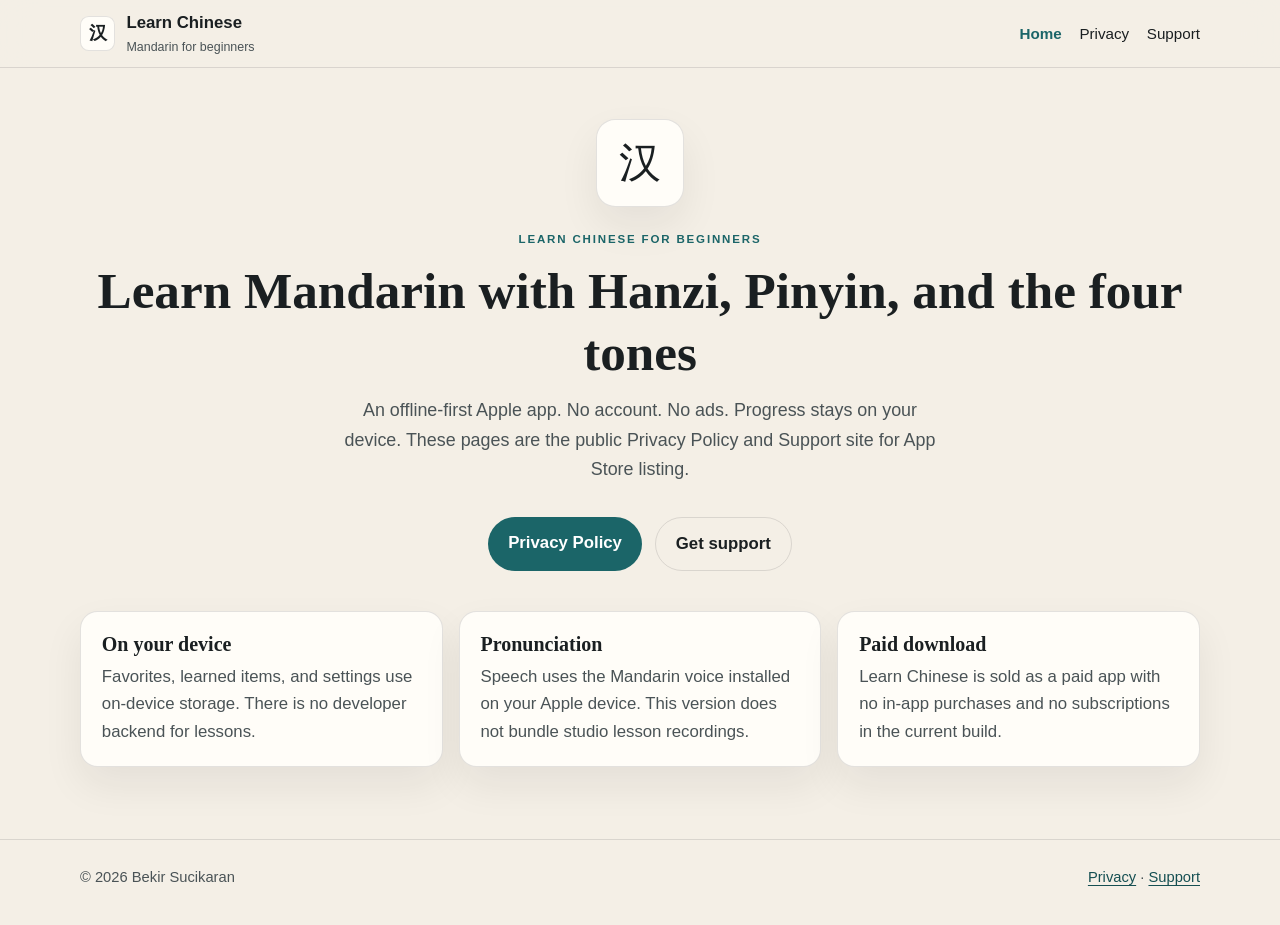
<file: index.html>
<!DOCTYPE html>
<html lang="en">
  <head>
    <meta charset="utf-8" />
    <meta name="viewport" content="width=device-width, initial-scale=1" />
    <title>Learn Chinese — Privacy &amp; Support</title>
    <meta
      name="description"
      content="Privacy Policy and Support for Learn Chinese, an offline Mandarin learning app for iPhone, iPad, and Apple Watch."
    />
    <link rel="stylesheet" href="style.css" />
  </head>
  <body>
    <a class="skip" href="#main">Skip to content</a>
    <header class="top">
      <div class="top-inner">
        <a class="brand" href="index.html">
          <span class="mark" aria-hidden="true">汉</span>
          <span>Learn Chinese <small>Mandarin for beginners</small></span>
        </a>
        <nav aria-label="Primary">
          <a href="index.html" aria-current="page">Home</a>
          <a href="privacy.html">Privacy</a>
          <a href="support.html">Support</a>
        </nav>
      </div>
    </header>
    <main id="main" class="hero">
      <div class="wrap">
        <div class="seal" aria-hidden="true">汉</div>
        <p class="kicker">Learn Chinese for Beginners</p>
        <h1>Learn Mandarin with Hanzi, Pinyin, and the four tones</h1>
        <p class="lede">
          An offline-first Apple app. No account. No ads. Progress stays on your
          device. These pages are the public Privacy Policy and Support site for
          App Store listing.
        </p>
        <div class="actions">
          <a class="btn btn-primary" href="privacy.html">Privacy Policy</a>
          <a class="btn btn-ghost" href="support.html">Get support</a>
        </div>
        <div class="grid">
          <article class="card">
            <h2>On your device</h2>
            <p>
              Favorites, learned items, and settings use on-device storage. There
              is no developer backend for lessons.
            </p>
          </article>
          <article class="card">
            <h2>Pronunciation</h2>
            <p>
              Speech uses the Mandarin voice installed on your Apple device. This
              version does not bundle studio lesson recordings.
            </p>
          </article>
          <article class="card">
            <h2>Paid download</h2>
            <p>
              Learn Chinese is sold as a paid app with no in-app purchases and no
              subscriptions in the current build.
            </p>
          </article>
        </div>
      </div>
    </main>
    <footer>
      <div class="foot-inner">
        <span>© 2026 Bekir Sucikaran</span>
        <span>
          <a href="privacy.html">Privacy</a>
          ·
          <a href="support.html">Support</a>
        </span>
      </div>
    </footer>
  </body>
</html>
</file>
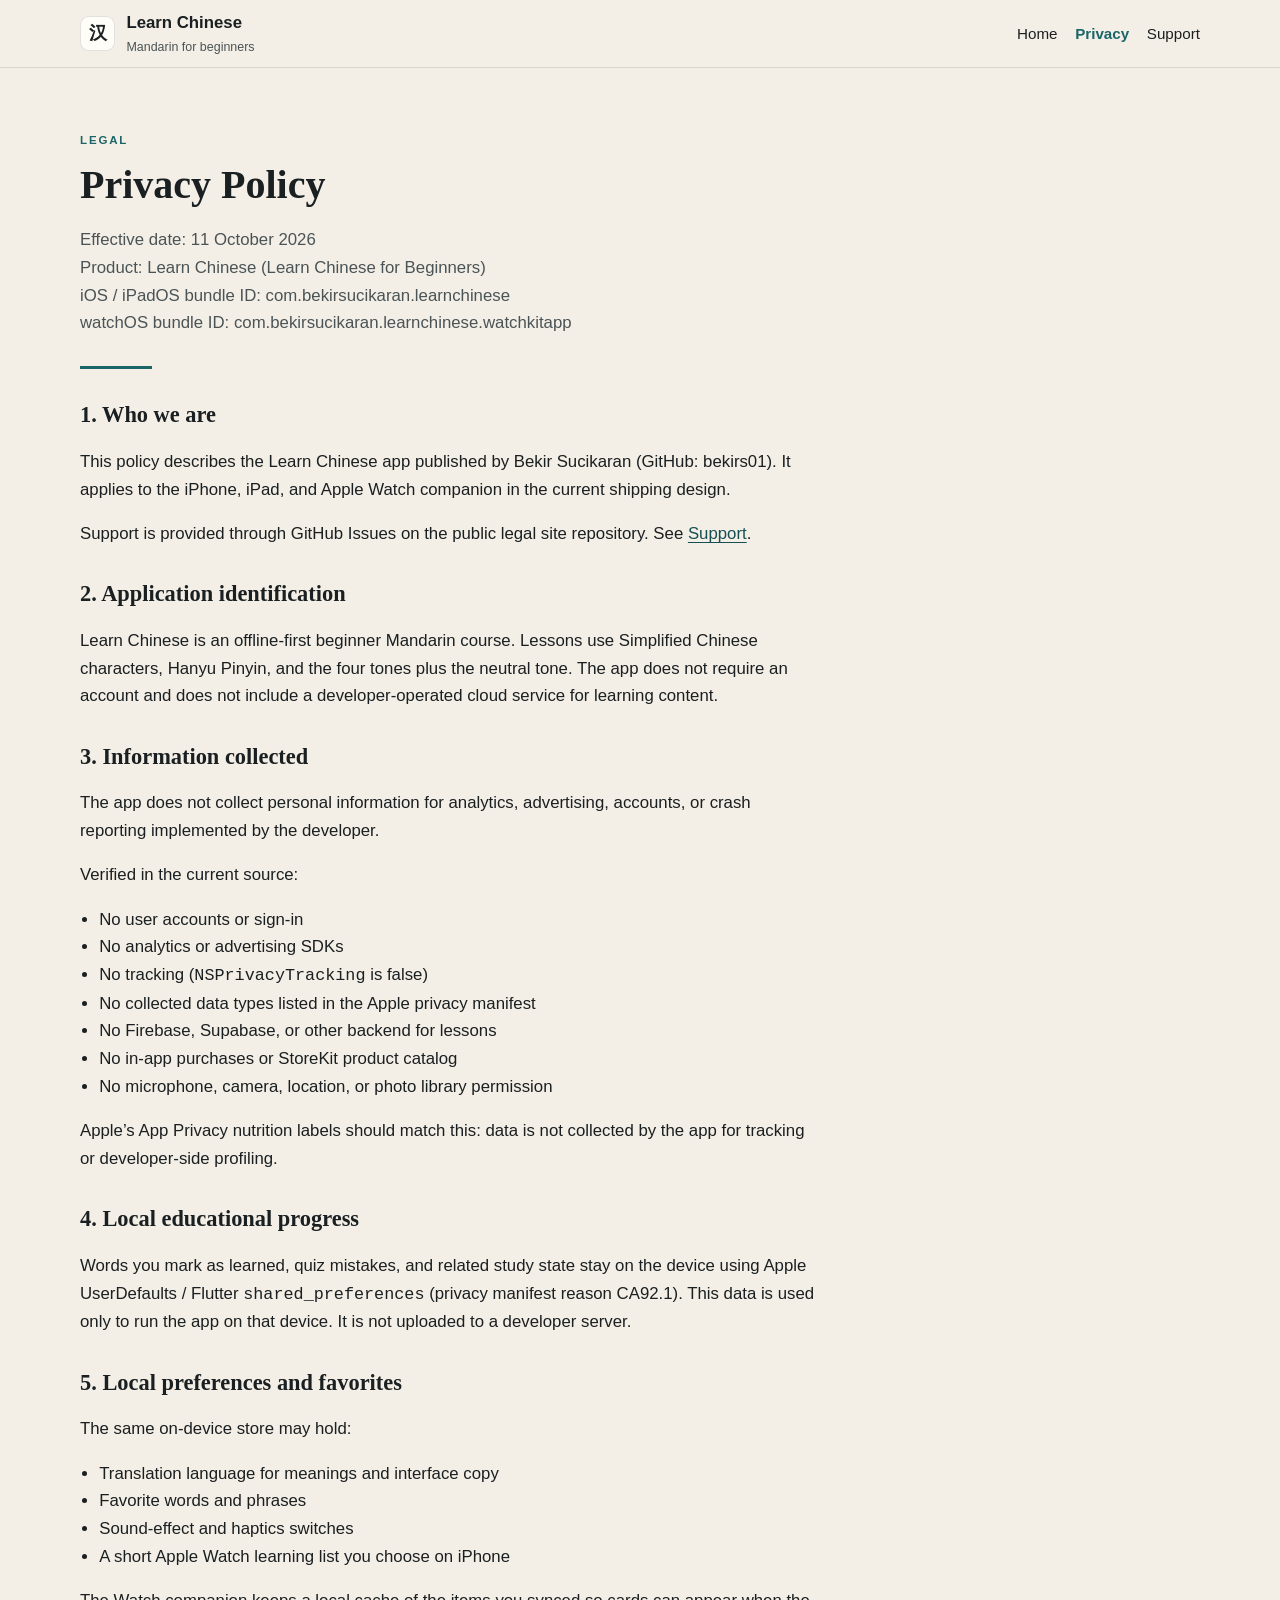
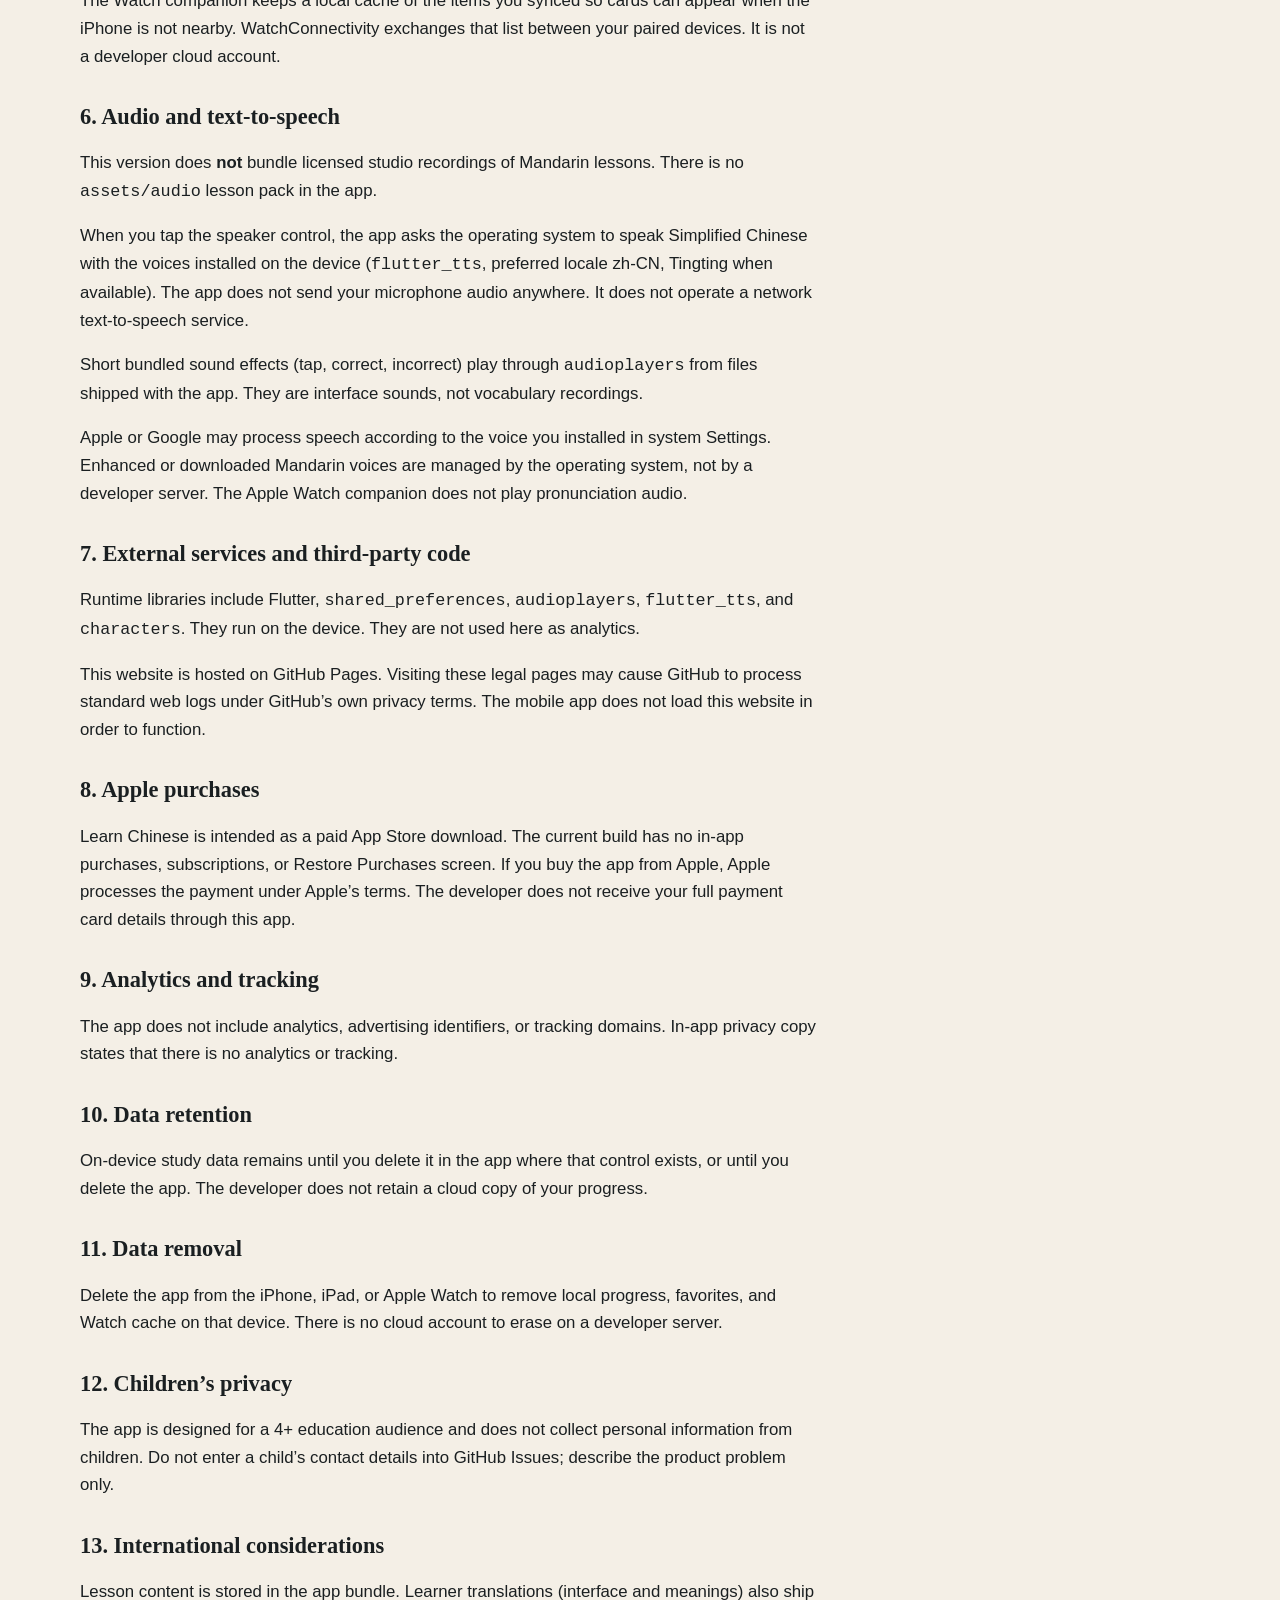
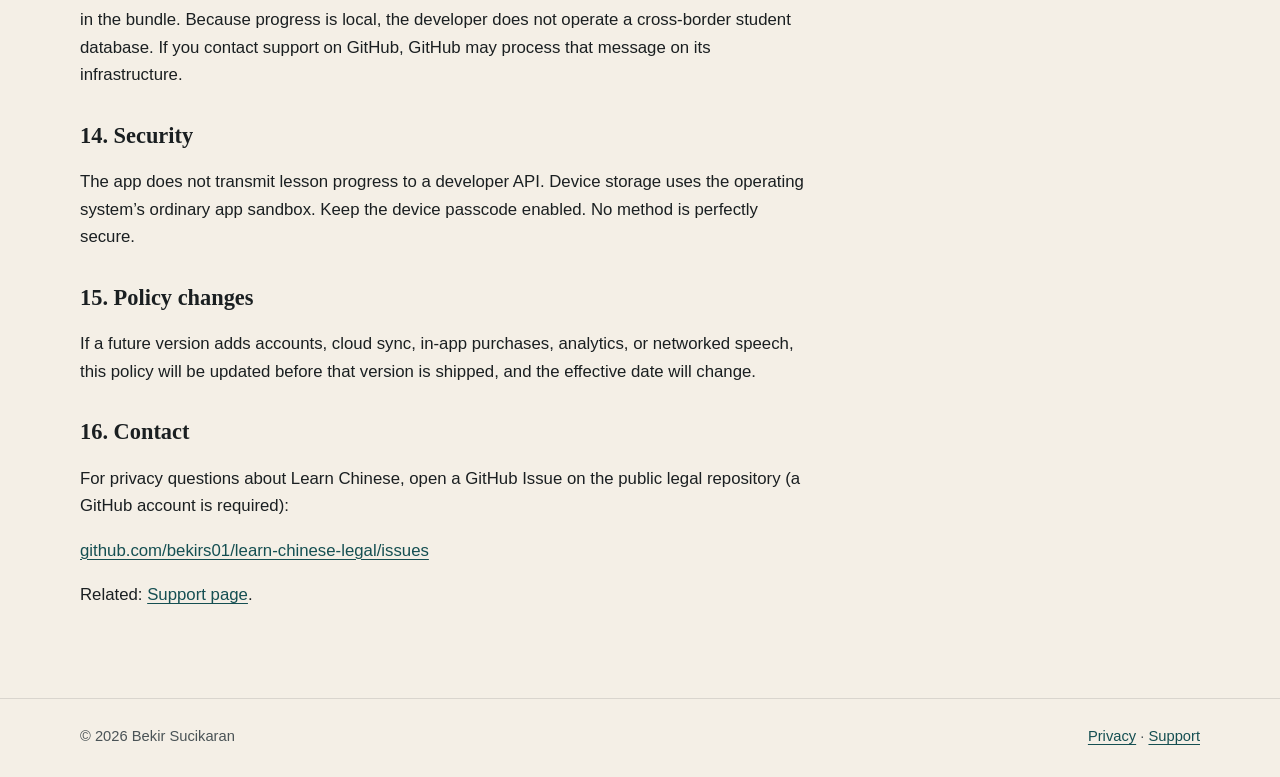
<file: privacy.html>
<!DOCTYPE html>
<html lang="en">
  <head>
    <meta charset="utf-8" />
    <meta name="viewport" content="width=device-width, initial-scale=1" />
    <title>Privacy Policy — Learn Chinese</title>
    <meta
      name="description"
      content="Privacy Policy for the Learn Chinese app. On-device learning progress, no accounts, no analytics, device text-to-speech."
    />
    <link rel="stylesheet" href="style.css" />
  </head>
  <body>
    <a class="skip" href="#main">Skip to content</a>
    <header class="top">
      <div class="top-inner">
        <a class="brand" href="index.html">
          <span class="mark" aria-hidden="true">汉</span>
          <span>Learn Chinese <small>Mandarin for beginners</small></span>
        </a>
        <nav aria-label="Primary">
          <a href="index.html">Home</a>
          <a href="privacy.html" aria-current="page">Privacy</a>
          <a href="support.html">Support</a>
        </nav>
      </div>
    </header>
    <main id="main" class="page">
      <div class="wrap">
        <article>
          <p class="kicker">Legal</p>
          <h1>Privacy Policy</h1>
          <p class="meta">
            Effective date: 11 October 2026<br />
            Product: Learn Chinese (Learn Chinese for Beginners)<br />
            iOS / iPadOS bundle ID: com.bekirsucikaran.learnchinese<br />
            watchOS bundle ID: com.bekirsucikaran.learnchinese.watchkitapp
          </p>
          <hr class="rule" />

          <h2>1. Who we are</h2>
          <p>
            This policy describes the Learn Chinese app published by Bekir
            Sucikaran (GitHub: bekirs01). It applies to the iPhone, iPad, and
            Apple Watch companion in the current shipping design.
          </p>
          <p>
            Support is provided through GitHub Issues on the public legal site
            repository. See
            <a href="support.html">Support</a>.
          </p>

          <h2>2. Application identification</h2>
          <p>
            Learn Chinese is an offline-first beginner Mandarin course. Lessons
            use Simplified Chinese characters, Hanyu Pinyin, and the four tones
            plus the neutral tone. The app does not require an account and does
            not include a developer-operated cloud service for learning content.
          </p>

          <h2>3. Information collected</h2>
          <p>
            The app does not collect personal information for analytics,
            advertising, accounts, or crash reporting implemented by the
            developer.
          </p>
          <p>Verified in the current source:</p>
          <ul>
            <li>No user accounts or sign-in</li>
            <li>No analytics or advertising SDKs</li>
            <li>No tracking (<code>NSPrivacyTracking</code> is false)</li>
            <li>No collected data types listed in the Apple privacy manifest</li>
            <li>No Firebase, Supabase, or other backend for lessons</li>
            <li>No in-app purchases or StoreKit product catalog</li>
            <li>No microphone, camera, location, or photo library permission</li>
          </ul>
          <p>
            Apple’s App Privacy nutrition labels should match this: data is not
            collected by the app for tracking or developer-side profiling.
          </p>

          <h2>4. Local educational progress</h2>
          <p>
            Words you mark as learned, quiz mistakes, and related study state
            stay on the device using Apple UserDefaults / Flutter
            <code>shared_preferences</code> (privacy manifest reason CA92.1).
            This data is used only to run the app on that device. It is not
            uploaded to a developer server.
          </p>

          <h2>5. Local preferences and favorites</h2>
          <p>The same on-device store may hold:</p>
          <ul>
            <li>Translation language for meanings and interface copy</li>
            <li>Favorite words and phrases</li>
            <li>Sound-effect and haptics switches</li>
            <li>A short Apple Watch learning list you choose on iPhone</li>
          </ul>
          <p>
            The Watch companion keeps a local cache of the items you synced so
            cards can appear when the iPhone is not nearby. WatchConnectivity
            exchanges that list between your paired devices. It is not a
            developer cloud account.
          </p>

          <h2>6. Audio and text-to-speech</h2>
          <p>
            This version does <strong>not</strong> bundle licensed studio
            recordings of Mandarin lessons. There is no
            <code>assets/audio</code> lesson pack in the app.
          </p>
          <p>
            When you tap the speaker control, the app asks the operating system
            to speak Simplified Chinese with the voices installed on the device
            (<code>flutter_tts</code>, preferred locale zh-CN, Tingting when
            available). The app does not send your microphone audio anywhere. It
            does not operate a network text-to-speech service.
          </p>
          <p>
            Short bundled sound effects (tap, correct, incorrect) play through
            <code>audioplayers</code> from files shipped with the app. They are
            interface sounds, not vocabulary recordings.
          </p>
          <p>
            Apple or Google may process speech according to the voice you
            installed in system Settings. Enhanced or downloaded Mandarin voices
            are managed by the operating system, not by a developer server.
            The Apple Watch companion does not play pronunciation audio.
          </p>

          <h2>7. External services and third-party code</h2>
          <p>
            Runtime libraries include Flutter, <code>shared_preferences</code>,
            <code>audioplayers</code>, <code>flutter_tts</code>, and
            <code>characters</code>. They run on the device. They are not used
            here as analytics.
          </p>
          <p>
            This website is hosted on GitHub Pages. Visiting these legal pages
            may cause GitHub to process standard web logs under GitHub’s own
            privacy terms. The mobile app does not load this website in order to
            function.
          </p>

          <h2>8. Apple purchases</h2>
          <p>
            Learn Chinese is intended as a paid App Store download. The current
            build has no in-app purchases, subscriptions, or Restore Purchases
            screen. If you buy the app from Apple, Apple processes the payment
            under Apple’s terms. The developer does not receive your full
            payment card details through this app.
          </p>

          <h2>9. Analytics and tracking</h2>
          <p>
            The app does not include analytics, advertising identifiers, or
            tracking domains. In-app privacy copy states that there is no
            analytics or tracking.
          </p>

          <h2>10. Data retention</h2>
          <p>
            On-device study data remains until you delete it in the app where
            that control exists, or until you delete the app. The developer does
            not retain a cloud copy of your progress.
          </p>

          <h2>11. Data removal</h2>
          <p>
            Delete the app from the iPhone, iPad, or Apple Watch to remove local
            progress, favorites, and Watch cache on that device. There is no
            cloud account to erase on a developer server.
          </p>

          <h2>12. Children’s privacy</h2>
          <p>
            The app is designed for a 4+ education audience and does not collect
            personal information from children. Do not enter a child’s contact
            details into GitHub Issues; describe the product problem only.
          </p>

          <h2>13. International considerations</h2>
          <p>
            Lesson content is stored in the app bundle. Learner translations
            (interface and meanings) also ship in the bundle. Because progress
            is local, the developer does not operate a cross-border student
            database. If you contact support on GitHub, GitHub may process that
            message on its infrastructure.
          </p>

          <h2>14. Security</h2>
          <p>
            The app does not transmit lesson progress to a developer API.
            Device storage uses the operating system’s ordinary app sandbox.
            Keep the device passcode enabled. No method is perfectly secure.
          </p>

          <h2>15. Policy changes</h2>
          <p>
            If a future version adds accounts, cloud sync, in-app purchases,
            analytics, or networked speech, this policy will be updated before
            that version is shipped, and the effective date will change.
          </p>

          <h2>16. Contact</h2>
          <p>
            For privacy questions about Learn Chinese, open a GitHub Issue on
            the public legal repository (a GitHub account is required):
          </p>
          <p>
            <a href="https://github.com/bekirs01/learn-chinese-legal/issues/new"
              >github.com/bekirs01/learn-chinese-legal/issues</a
            >
          </p>
          <p>Related: <a href="support.html">Support page</a>.</p>
        </article>
      </div>
    </main>
    <footer>
      <div class="foot-inner">
        <span>© 2026 Bekir Sucikaran</span>
        <span>
          <a href="privacy.html">Privacy</a>
          ·
          <a href="support.html">Support</a>
        </span>
      </div>
    </footer>
  </body>
</html>
</file>
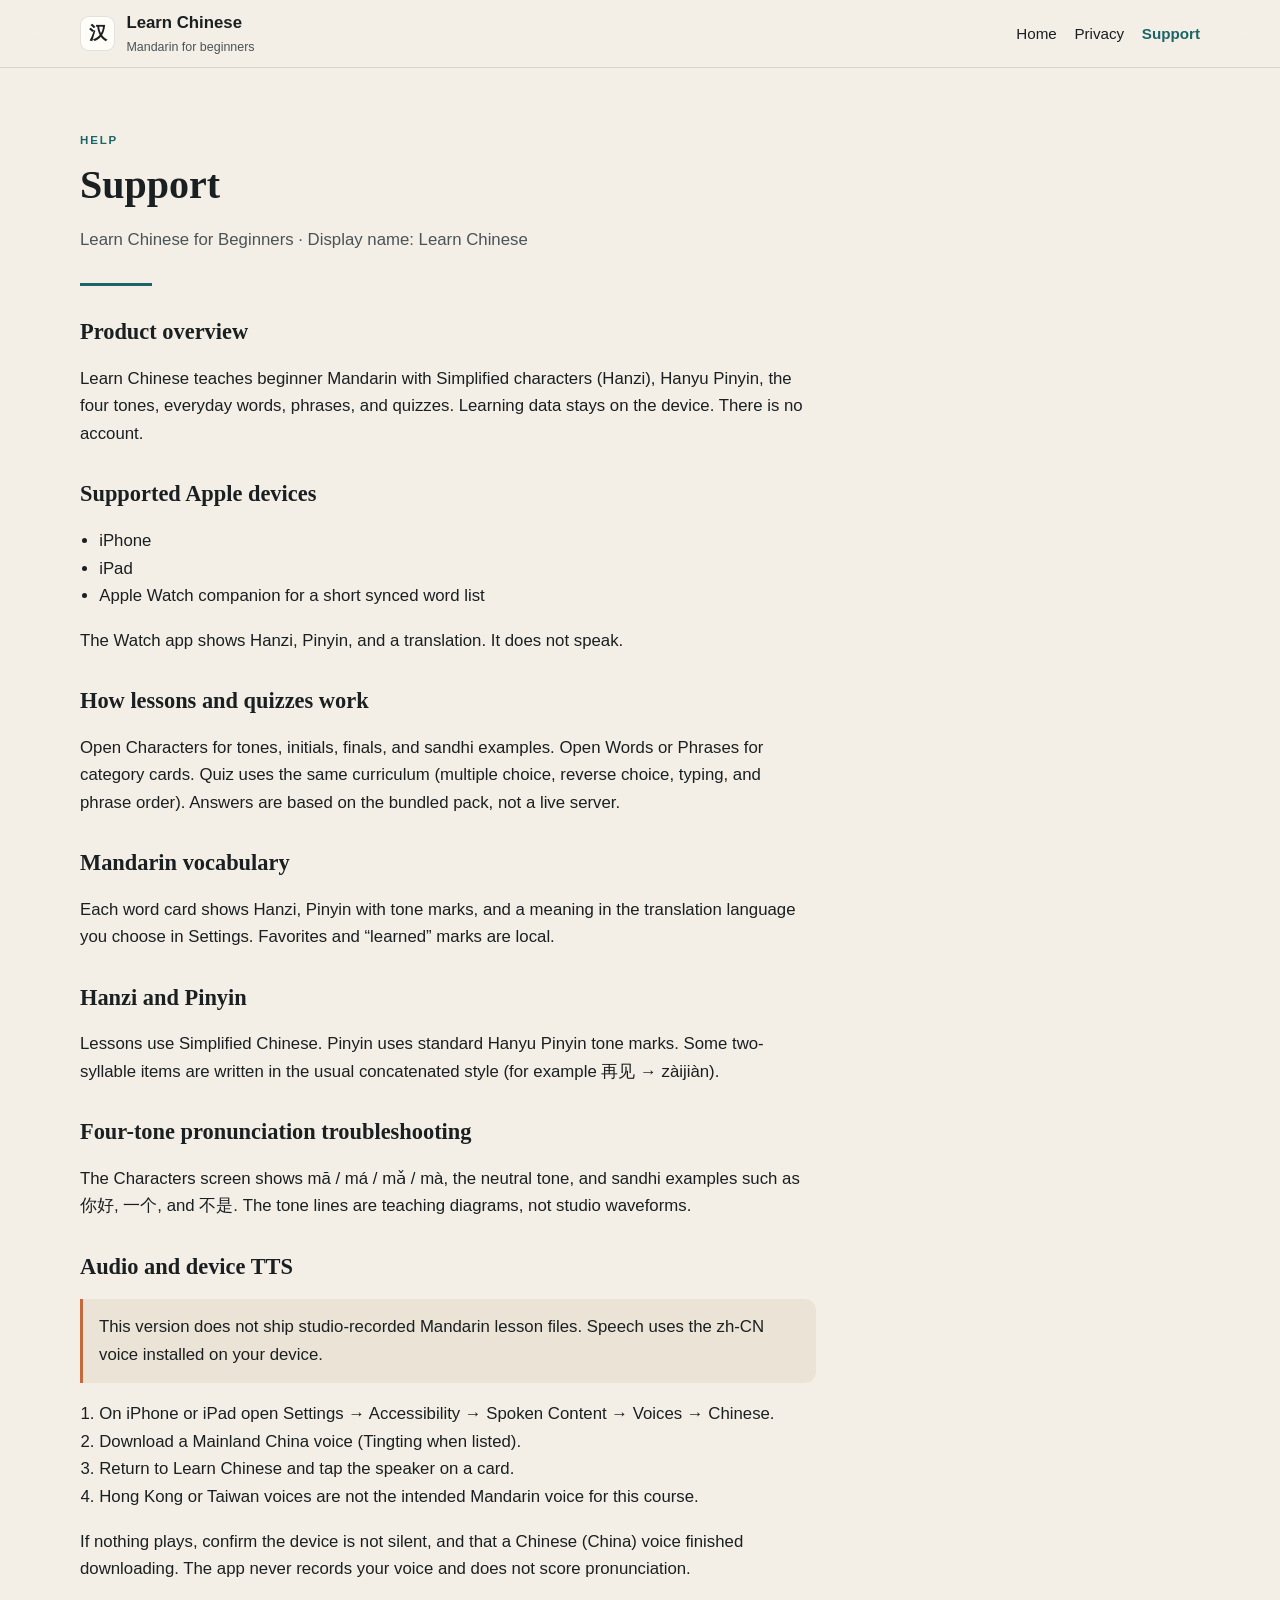
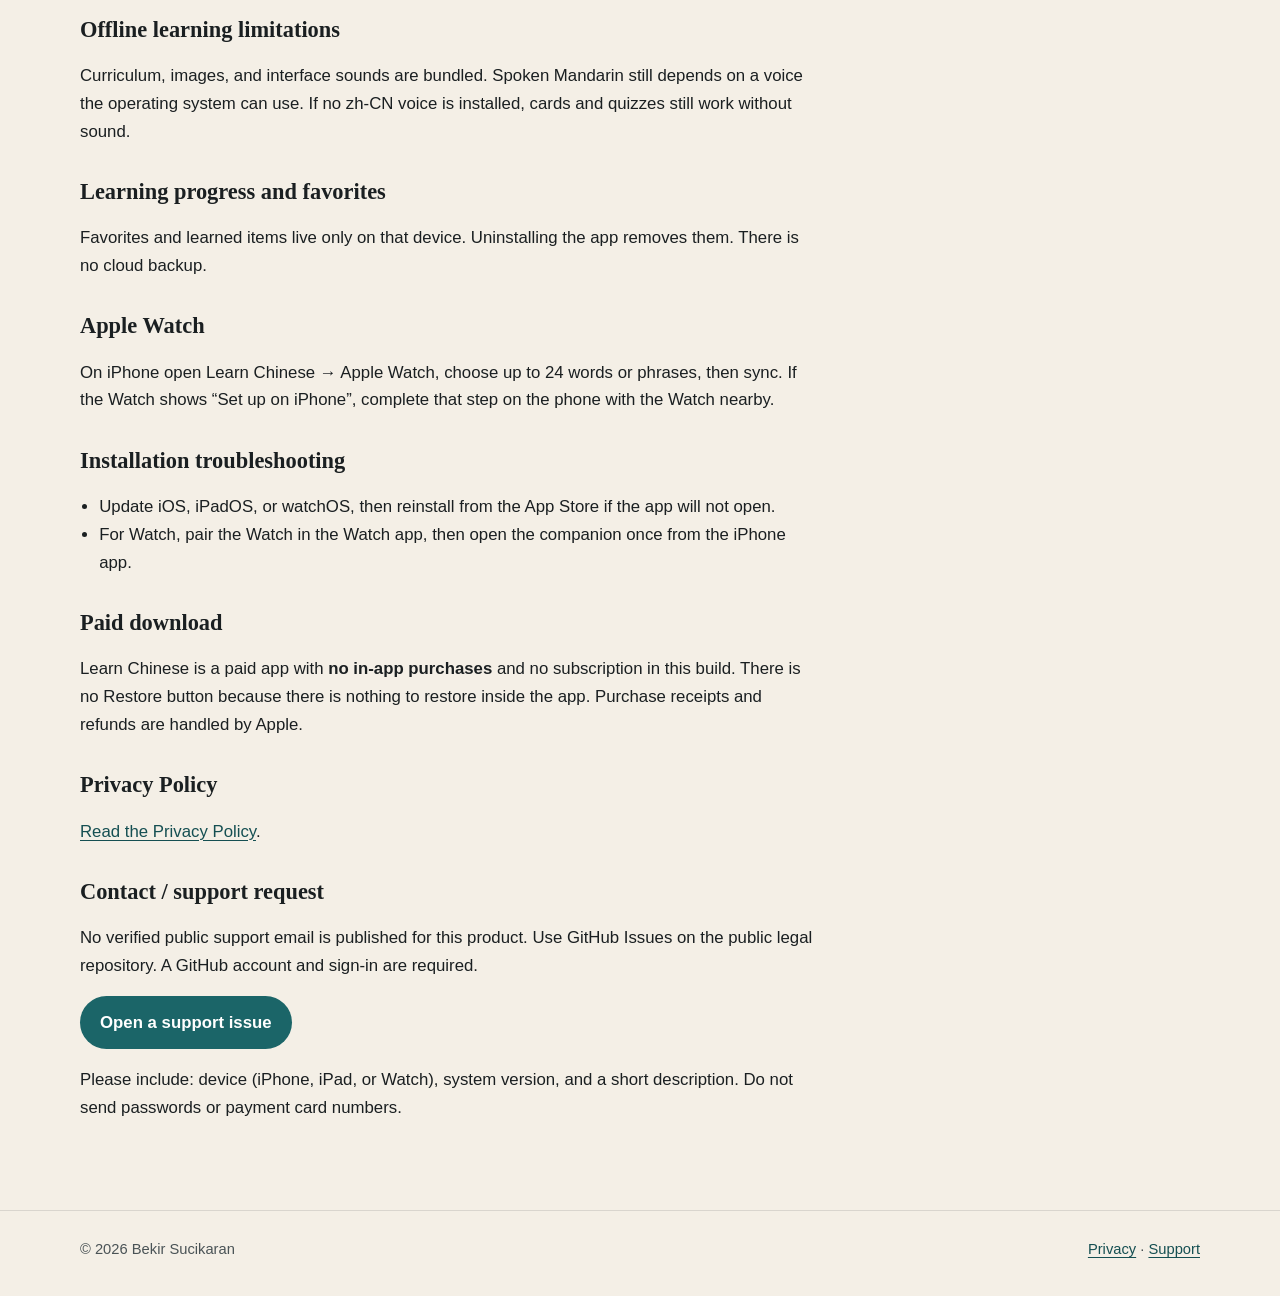
<file: support.html>
<!DOCTYPE html>
<html lang="en">
  <head>
    <meta charset="utf-8" />
    <meta name="viewport" content="width=device-width, initial-scale=1" />
    <title>Support — Learn Chinese</title>
    <meta
      name="description"
      content="Support for Learn Chinese: Mandarin lessons, Hanzi, Pinyin, tones, device text-to-speech, Apple Watch, and paid-download help."
    />
    <link rel="stylesheet" href="style.css" />
  </head>
  <body>
    <a class="skip" href="#main">Skip to content</a>
    <header class="top">
      <div class="top-inner">
        <a class="brand" href="index.html">
          <span class="mark" aria-hidden="true">汉</span>
          <span>Learn Chinese <small>Mandarin for beginners</small></span>
        </a>
        <nav aria-label="Primary">
          <a href="index.html">Home</a>
          <a href="privacy.html">Privacy</a>
          <a href="support.html" aria-current="page">Support</a>
        </nav>
      </div>
    </header>
    <main id="main" class="page">
      <div class="wrap">
        <article>
          <p class="kicker">Help</p>
          <h1>Support</h1>
          <p class="meta">Learn Chinese for Beginners · Display name: Learn Chinese</p>
          <hr class="rule" />

          <h2>Product overview</h2>
          <p>
            Learn Chinese teaches beginner Mandarin with Simplified characters
            (Hanzi), Hanyu Pinyin, the four tones, everyday words, phrases, and
            quizzes. Learning data stays on the device. There is no account.
          </p>

          <h2>Supported Apple devices</h2>
          <ul>
            <li>iPhone</li>
            <li>iPad</li>
            <li>Apple Watch companion for a short synced word list</li>
          </ul>
          <p>
            The Watch app shows Hanzi, Pinyin, and a translation. It does not
            speak.
          </p>

          <h2>How lessons and quizzes work</h2>
          <p>
            Open Characters for tones, initials, finals, and sandhi examples.
            Open Words or Phrases for category cards. Quiz uses the same
            curriculum (multiple choice, reverse choice, typing, and phrase
            order). Answers are based on the bundled pack, not a live server.
          </p>

          <h2>Mandarin vocabulary</h2>
          <p>
            Each word card shows Hanzi, Pinyin with tone marks, and a meaning in
            the translation language you choose in Settings. Favorites and
            “learned” marks are local.
          </p>

          <h2>Hanzi and Pinyin</h2>
          <p>
            Lessons use Simplified Chinese. Pinyin uses standard Hanyu Pinyin
            tone marks. Some two-syllable items are written in the usual
            concatenated style (for example 再见 → zàijiàn).
          </p>

          <h2>Four-tone pronunciation troubleshooting</h2>
          <p>
            The Characters screen shows mā / má / mǎ / mà, the neutral tone, and
            sandhi examples such as 你好, 一个, and 不是. The tone lines are
            teaching diagrams, not studio waveforms.
          </p>

          <h2>Audio and device TTS</h2>
          <p class="note">
            This version does not ship studio-recorded Mandarin lesson files.
            Speech uses the zh-CN voice installed on your device.
          </p>
          <ol>
            <li>On iPhone or iPad open Settings → Accessibility → Spoken Content → Voices → Chinese.</li>
            <li>Download a Mainland China voice (Tingting when listed).</li>
            <li>Return to Learn Chinese and tap the speaker on a card.</li>
            <li>Hong Kong or Taiwan voices are not the intended Mandarin voice for this course.</li>
          </ol>
          <p>
            If nothing plays, confirm the device is not silent, and that a
            Chinese (China) voice finished downloading. The app never records
            your voice and does not score pronunciation.
          </p>

          <h2>Offline learning limitations</h2>
          <p>
            Curriculum, images, and interface sounds are bundled. Spoken
            Mandarin still depends on a voice the operating system can use. If
            no zh-CN voice is installed, cards and quizzes still work without
            sound.
          </p>

          <h2>Learning progress and favorites</h2>
          <p>
            Favorites and learned items live only on that device. Uninstalling
            the app removes them. There is no cloud backup.
          </p>

          <h2>Apple Watch</h2>
          <p>
            On iPhone open Learn Chinese → Apple Watch, choose up to 24 words or
            phrases, then sync. If the Watch shows “Set up on iPhone”, complete
            that step on the phone with the Watch nearby.
          </p>

          <h2>Installation troubleshooting</h2>
          <ul>
            <li>Update iOS, iPadOS, or watchOS, then reinstall from the App Store if the app will not open.</li>
            <li>For Watch, pair the Watch in the Watch app, then open the companion once from the iPhone app.</li>
          </ul>

          <h2>Paid download</h2>
          <p>
            Learn Chinese is a paid app with <strong>no in-app purchases</strong>
            and no subscription in this build. There is no Restore button
            because there is nothing to restore inside the app. Purchase
            receipts and refunds are handled by Apple.
          </p>

          <h2>Privacy Policy</h2>
          <p><a href="privacy.html">Read the Privacy Policy</a>.</p>

          <h2>Contact / support request</h2>
          <p>
            No verified public support email is published for this product. Use
            GitHub Issues on the public legal repository. A GitHub account and
            sign-in are required.
          </p>
          <p>
            <a class="btn btn-primary" href="https://github.com/bekirs01/learn-chinese-legal/issues/new"
              >Open a support issue</a
            >
          </p>
          <p>
            Please include: device (iPhone, iPad, or Watch), system version, and
            a short description. Do not send passwords or payment card numbers.
          </p>
        </article>
      </div>
    </main>
    <footer>
      <div class="foot-inner">
        <span>© 2026 Bekir Sucikaran</span>
        <span>
          <a href="privacy.html">Privacy</a>
          ·
          <a href="support.html">Support</a>
        </span>
      </div>
    </footer>
  </body>
</html>
</file>
<file: style.css>
:root {
  --paper: #f4efe6;
  --paper-deep: #ebe4d6;
  --ink: #1a1f21;
  --ink-soft: #4a5356;
  --teal: #1b6568;
  --teal-deep: #154f52;
  --accent: #c46a3c;
  --card: #fffdf8;
  --line: rgba(26, 31, 33, 0.12);
  --shadow: 0 18px 40px rgba(26, 31, 33, 0.07);
  --max: 46rem;
  --display: "Iowan Old Style", "Palatino Linotype", Palatino, Georgia, serif;
  --sans: -apple-system, BlinkMacSystemFont, "Segoe UI", Helvetica, Arial, sans-serif;
}

*,
*::before,
*::after {
  box-sizing: border-box;
}

html {
  scroll-behavior: smooth;
}

body {
  margin: 0;
  color: var(--ink);
  background: var(--paper);
  font-family: var(--sans);
  font-size: 1.05rem;
  line-height: 1.65;
}

a {
  color: var(--teal-deep);
  text-decoration-thickness: 1px;
  text-underline-offset: 0.18em;
}

a:hover {
  color: var(--accent);
}

.skip {
  position: absolute;
  left: 1rem;
  top: -3rem;
  background: var(--ink);
  color: var(--paper);
  padding: 0.5rem 0.8rem;
}

.skip:focus {
  top: 0.6rem;
}

.top {
  position: sticky;
  top: 0;
  z-index: 10;
  backdrop-filter: blur(16px);
  background: rgba(244, 239, 230, 0.92);
  border-bottom: 1px solid var(--line);
}

.top-inner,
.wrap,
.foot-inner {
  width: min(1120px, calc(100% - 2rem));
  margin: 0 auto;
}

.top-inner {
  display: flex;
  align-items: center;
  justify-content: space-between;
  gap: 1rem;
  min-height: 4.2rem;
}

.brand {
  display: flex;
  align-items: center;
  gap: 0.7rem;
  color: inherit;
  text-decoration: none;
  font-weight: 600;
}

.mark {
  width: 2.2rem;
  height: 2.2rem;
  display: grid;
  place-items: center;
  border-radius: 0.55rem;
  background: var(--card);
  border: 1px solid var(--line);
  font-family: var(--display);
  font-size: 1.15rem;
  color: var(--ink);
}

.brand small {
  display: block;
  font-weight: 500;
  color: var(--ink-soft);
  font-size: 0.78rem;
}

nav {
  display: flex;
  gap: 1.1rem;
}

nav a {
  color: var(--ink);
  text-decoration: none;
  font-size: 0.95rem;
}

nav a[aria-current="page"] {
  color: var(--teal);
  font-weight: 600;
}

.hero,
.page {
  padding: 3.2rem 0 4.5rem;
}

.hero {
  text-align: center;
}

.hero .seal {
  width: 5.5rem;
  height: 5.5rem;
  margin: 0 auto 1.4rem;
  display: grid;
  place-items: center;
  border-radius: 1.2rem;
  background: var(--card);
  box-shadow: var(--shadow);
  border: 1px solid var(--line);
  font-family: var(--display);
  font-size: 2.6rem;
}

.kicker {
  letter-spacing: 0.16em;
  text-transform: uppercase;
  font-size: 0.72rem;
  color: var(--teal);
  font-weight: 700;
}

h1,
h2,
h3 {
  font-family: var(--display);
  line-height: 1.2;
  font-weight: 600;
}

h1 {
  font-size: clamp(2rem, 5vw, 3.2rem);
  margin: 0.35rem 0 0.8rem;
}

.lede {
  max-width: 38rem;
  margin: 0 auto 2rem;
  color: var(--ink-soft);
  font-size: 1.12rem;
}

.actions {
  display: flex;
  justify-content: center;
  gap: 0.8rem;
  flex-wrap: wrap;
}

.btn {
  display: inline-block;
  border-radius: 999px;
  padding: 0.78rem 1.25rem;
  text-decoration: none;
  font-weight: 600;
}

.btn-primary {
  background: var(--teal);
  color: #fff;
}

.btn-primary:hover {
  background: var(--teal-deep);
  color: #fff;
}

.btn-ghost {
  background: transparent;
  color: var(--ink);
  border: 1px solid var(--line);
}

.grid {
  display: grid;
  grid-template-columns: repeat(auto-fit, minmax(240px, 1fr));
  gap: 1rem;
  margin-top: 2.5rem;
  text-align: left;
}

.card {
  background: var(--card);
  border: 1px solid var(--line);
  border-radius: 1.1rem;
  padding: 1.25rem 1.3rem;
  box-shadow: var(--shadow);
}

.card h2 {
  margin: 0 0 0.4rem;
  font-size: 1.25rem;
}

.card p {
  margin: 0;
  color: var(--ink-soft);
}

.page h1 {
  font-size: clamp(1.8rem, 4vw, 2.5rem);
}

.meta {
  color: var(--ink-soft);
  margin-bottom: 1.8rem;
}

article {
  width: min(var(--max), 100%);
}

article h2 {
  margin-top: 2.1rem;
  font-size: 1.4rem;
}

article h3 {
  margin-top: 1.3rem;
  font-size: 1.12rem;
}

article ul,
article ol {
  padding-left: 1.2rem;
}

.rule {
  height: 3px;
  width: 4.5rem;
  background: var(--teal);
  border: 0;
  margin: 0 0 1.4rem;
}

.note {
  background: var(--paper-deep);
  border-left: 3px solid var(--accent);
  padding: 0.9rem 1rem;
  border-radius: 0 0.7rem 0.7rem 0;
}

footer {
  border-top: 1px solid var(--line);
  padding: 1.6rem 0 2.2rem;
  color: var(--ink-soft);
  font-size: 0.92rem;
}

.foot-inner {
  display: flex;
  justify-content: space-between;
  gap: 1rem;
  flex-wrap: wrap;
}

@media (max-width: 640px) {
  .top-inner {
    flex-direction: column;
    align-items: flex-start;
    padding: 0.7rem 0;
  }

  nav {
    width: 100%;
    justify-content: flex-start;
  }

  .hero,
  .page {
    padding-top: 2rem;
  }
}
</file>
